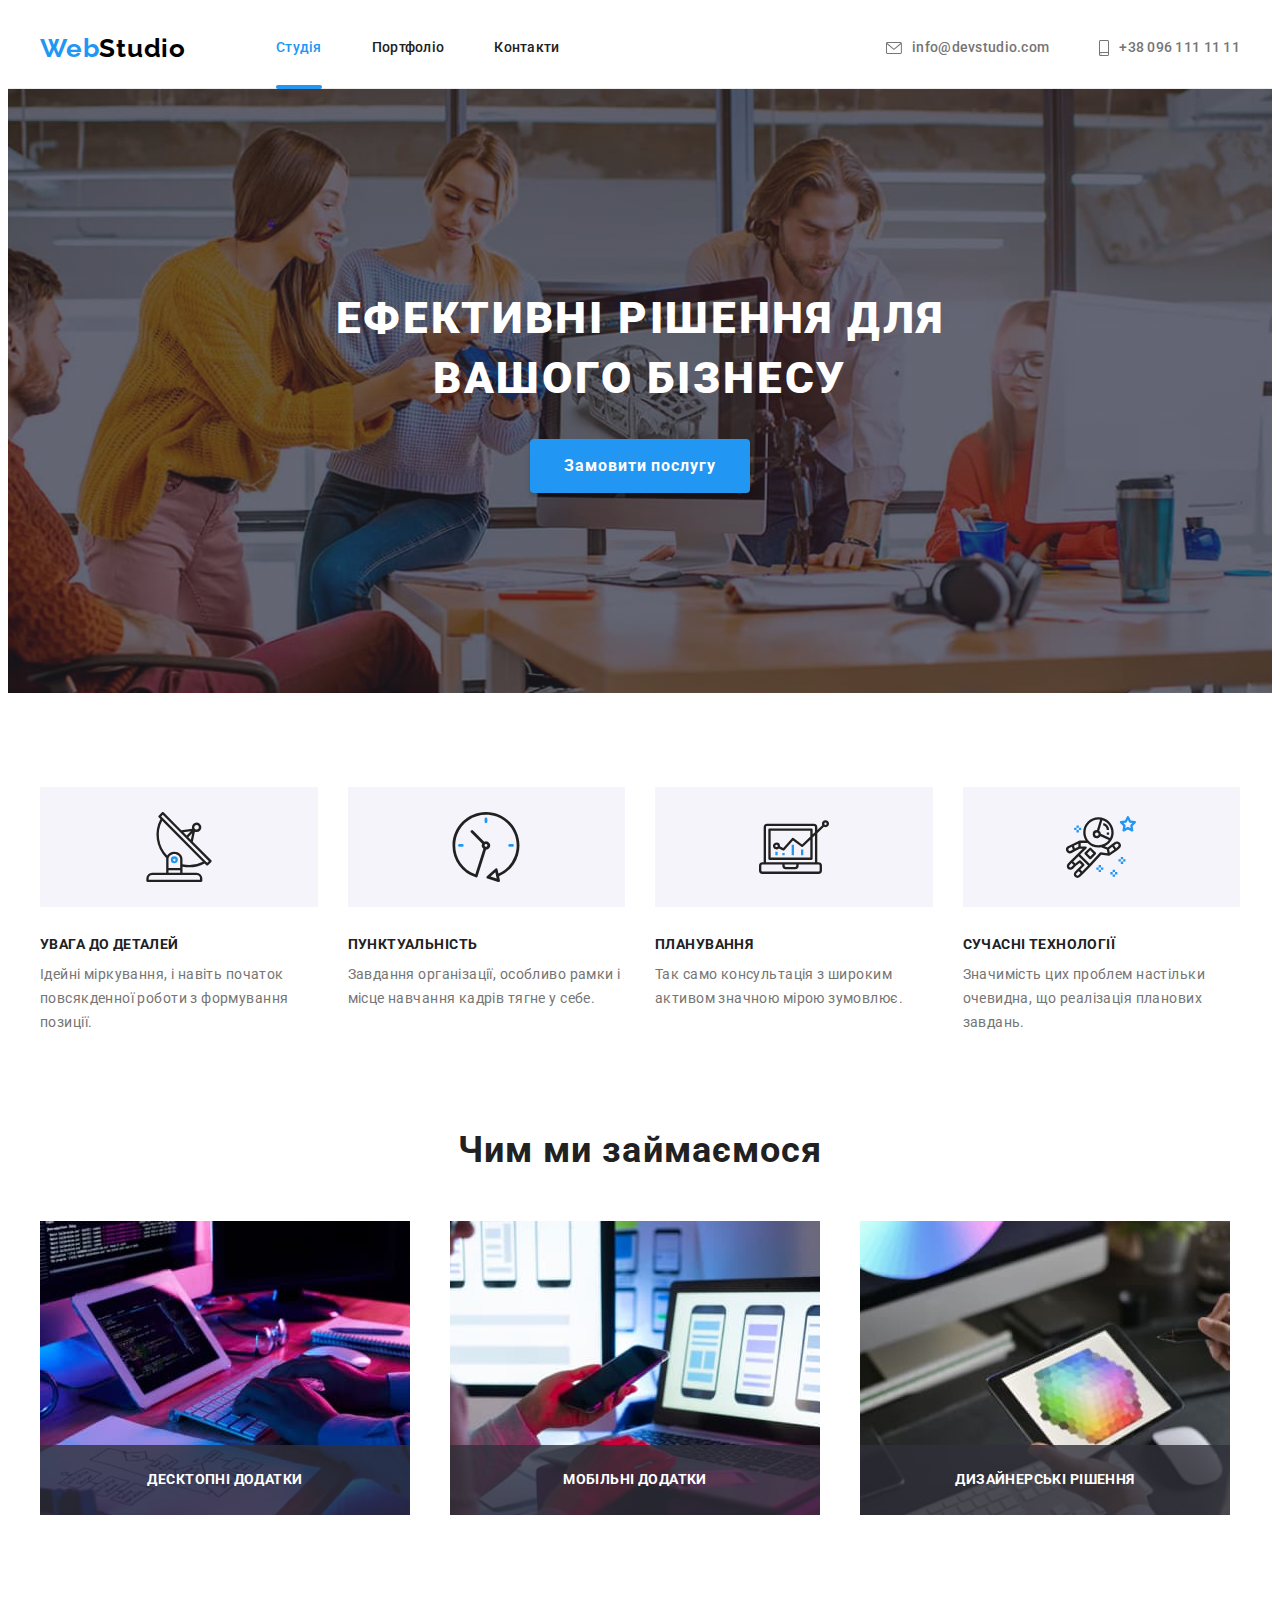
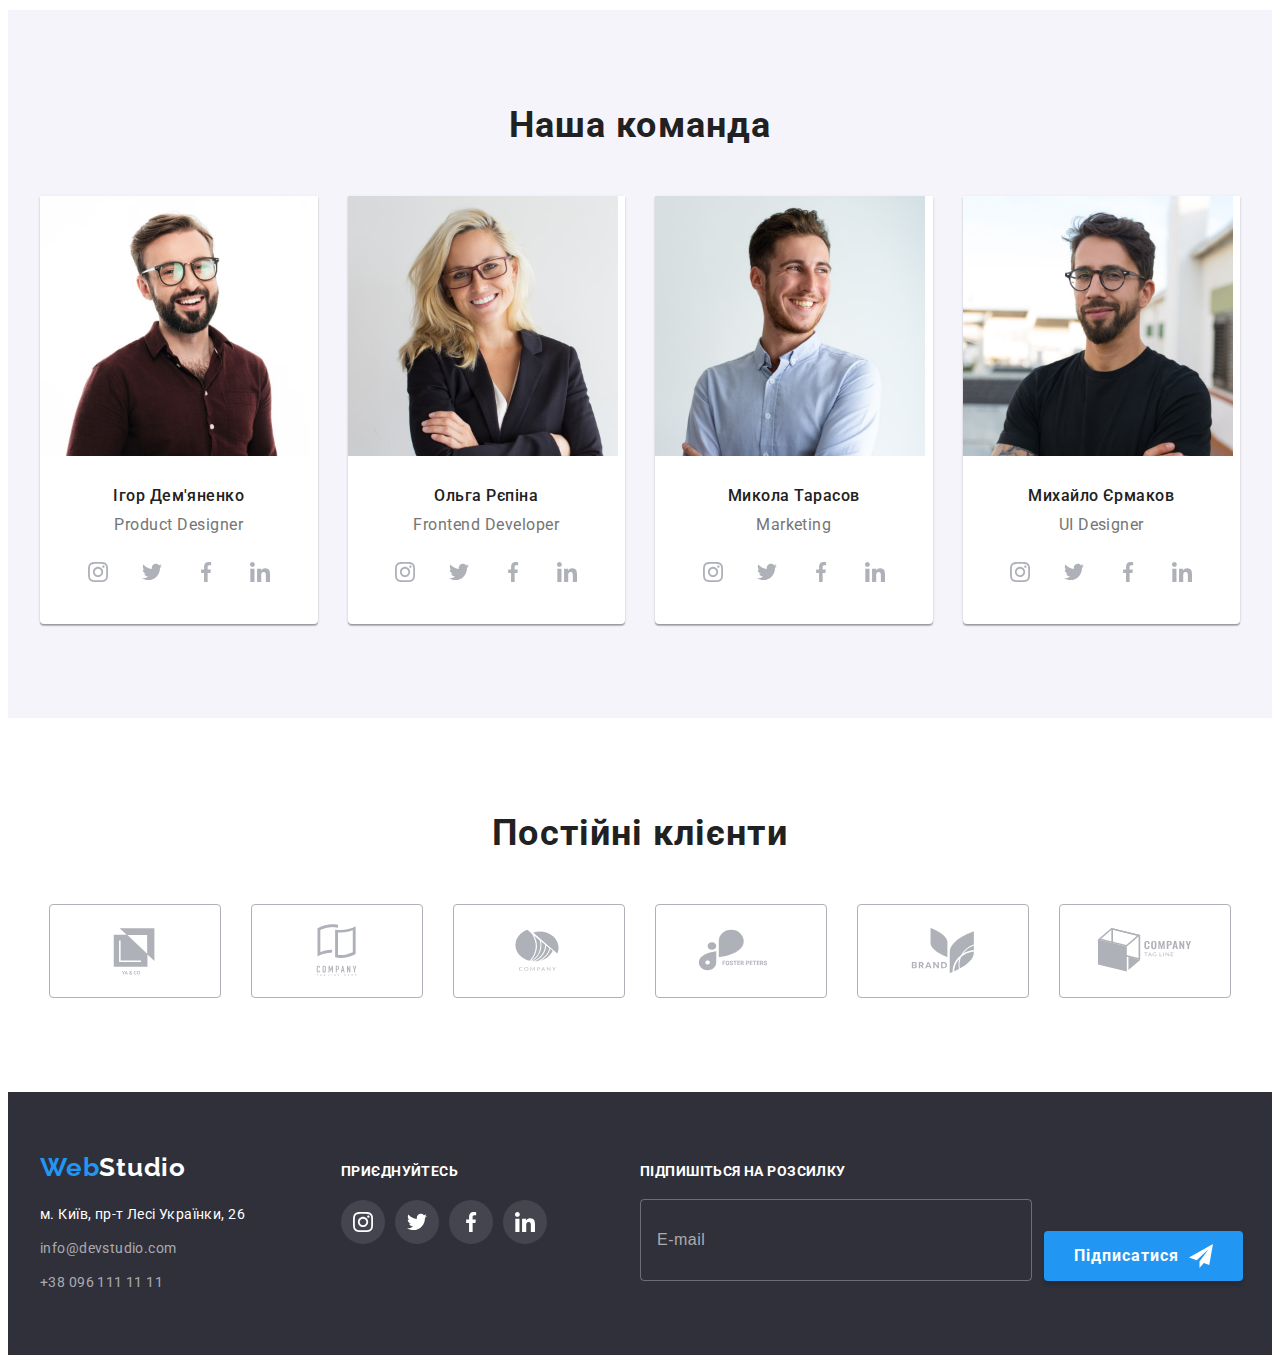
<file: index.html>
<!DOCTYPE html>
<html lang="uk">
  <head>
    <meta charset="UTF-8" />
    <meta http-equiv="X-UA-Compatible" content="IE=edge" />
    <meta name="viewport" content="width=device-width, initial-scale=1.0" />
    <title>WebStudio</title>
    <link rel="preconnect" href="https://fonts.googleapis.com" />
    <link rel="preconnect" href="https://fonts.gstatic.com" crossorigin />
    <link
      href="https://fonts.googleapis.com/css2?family=Raleway:wght@700&family=Roboto:wght@400;500;700;900&display=swap"
      rel="stylesheet"
    />
    <link
      rel="stylesheet"
      href="https://cdnjs.cloudflare.com/ajax/libs/modern-normalize/1.1.0/modern-normalize.min.css"
      integrity="sha512-wpPYUAdjBVSE4KJnH1VR1HeZfpl1ub8YT/NKx4PuQ5NmX2tKuGu6U/JRp5y+Y8XG2tV+wKQpNHVUX03MfMFn9Q=="
      crossorigin="anonymous"
      referrerpolicy="no-referrer"
    />
    <link rel="stylesheet" href="./css/styles.css" />
  </head>
  <body>
    <header class="header-page">
      <!-- Навигация -->
      <div class="container-header container">
        <nav class="container-nav">
          <a href="#" class="logo"><span class="logo-web">Web</span>Studio</a>
          <ul class="header-list list">
            <li class="header-item">
              <a class="header-link current" href="#">Студія</a>
            </li>
            <li class="header-item">
              <a class="header-link" href="./portfolio.html">Портфоліо</a>
            </li>
            <li class="header-item">
              <a class="header-link" href="#">Контакти</a>
            </li>
          </ul>
        </nav>
        <ul class="container-list list">
          <li class="contact-item">
            <a class="contact-link" href="mailto:info@devstudio.com"><svg class="icon-contact" width="16" height="12">
                <use href="./images/symbol-defs.svg#icon-envelope"></use>
              </svg>info@devstudio.com</a>
          </li>
          <li class="contact-item">
            <a class="contact-link" href="tel:+380961111111"
              ><svg class="icon-contact" width="10" height="16">
                <use href="./images/symbol-defs.svg#icon-smartphone-1"></use>
              </svg>+38 096 111 11 11</a
            >
          </li>
        </ul>
      </div>
    </header>
    <main>
      <!-- Герой -->
      <section class="section-hero">
        <div class="container">
          <h1 class="hero-title">Ефективні рішення для вашого бізнесу</h1>
          <button class="hero-button" type="button" data-modal-open>Замовити послугу</button>
        </div>
      </section>
      <!-- "Особливості" -->
      <section class="section">
        <div class="container">
          <h2 class="visually-hidden">Особливості</h2>
          <ul class="container-peculiarities list">
            <li class="peculiarities-item icon-antena">
              <h3 class="peculiarities-title">УВАГА ДО ДЕТАЛЕЙ</h3>
              <p class="peculiarities-text">
                Ідейні міркування, і навіть початок повсякденної роботи з
                формування позиції.
              </p>
            </li>
            <li class="peculiarities-item icon-clock">
              <h3 class="peculiarities-title">ПУНКТУАЛЬНІСТЬ</h3>
              <p class="peculiarities-text">
                Завдання організації, особливо рамки і місце навчання кадрів
                тягне у себе.
              </p>
            </li>
            <li class="peculiarities-item icon-diagram">
              <h3 class="peculiarities-title">ПЛАНУВАННЯ</h3>
              <p class="peculiarities-text">
                Так само консультація з широким активом значною мірою зумовлює.
              </p>
            </li>
            <li class="peculiarities-item icon-astronaut">
              <h3 class="peculiarities-title">СУЧАСНІ ТЕХНОЛОГІЇ</h3>
              <p class="peculiarities-text">
                Значимість цих проблем настільки очевидна, що реалізація
                планових завдань.
              </p>
            </li>
          </ul>
        </div>
      </section>
      <!-- Чим ми займаємося -->
      <section class="section-occupation">
        <div class="container">
          <h2 class="title-section">Чим ми займаємося</h2>
          <ul class="container-occupation list">
            <li class="occupation-item">
              <div class="occupation-wrapper">
                <img src="./images/men_typing_a_code.jpg"
                alt="men_typing_a_code"
                width="370"
              />
              <div class="occupation-wrapper-text"><p class="occupation-text">Десктопні додатки</p></div>
              </div>
            </li>
            <li class="occupation-item">
              <div class="occupation-wrapper">
                <img src="./images/phone_and_laptop.jpg"
                alt="phone_and_laptop"
                width="370"
              />
              <div class="occupation-wrapper-text"><p class="occupation-text">Мобільні додатки</p></div>
              </div>
            </li>
            <li class="occupation-item">
              <div class="occupation-wrapper">
                <img src="./images/tablet.jpg" alt="tablet" width="370" />
              <div class="occupation-wrapper-text"><p class="occupation-text">Дизайнерські рішення</p></div>
              </div>
            </li>
          </ul>
        </div>
      </section>
      <!-- Наша команда -->
      <section class="section team-section">
        <div class="container">
          <h2 class="title-section">Наша команда</h2>
          <ul class="team-list list">
            <li class="team-item">
              <img
                src="./images/ihor_demyanenko.jpg"
                alt="ihor_demyanenko"
                width="270"
              />
              <div class="box-content">
                <h3 class="team-title">Ігор Дем'яненко</h3>
                <p class="team-text">Product Designer</p>
                <ul class="icon-team-list list">
                    <li class="icon-team-item"><a href="" class="icon-team-link"><svg class="icon-team" width="20" height="20">
                <use href="./images/symbol-defs.svg#icon-instagram"></use>
              </svg></a></li>
                    <li class="icon-team-item"><a href="" class="icon-team-link"><svg class="icon-team" width="20" height="20">
                <use href="./images/symbol-defs.svg#icon-twitter"></use>
              </svg></a></li>
                    <li class="icon-team-item"><a href="" class="icon-team-link"><svg class="icon-team" width="20" height="20">
                <use href="./images/symbol-defs.svg#icon-facebook"></use>
              </svg></a></li>
                    <li class="icon-team-item"><a href="" class="icon-team-link"><svg class="icon-team" width="20" height="20">
                <use href="./images/symbol-defs.svg#icon-linkedin"></use>
              </svg></a></li>
                </ul>
              </div>
            </li>
            <li class="team-item">
              <img
                src="./images/olga_repina.jpg"
                alt="olga_repina"
                width="270"
              />
              <div class="box-content">
                <h3 class="team-title">Ольга Рєпіна</h3>
                <p class="team-text">Frontend Developer</p>
                <ul class="icon-team-list list">
                  <li class="icon-team-item"><a href="" class="icon-team-link"><svg class="icon-team" width="20" height="20">
                <use href="./images/symbol-defs.svg#icon-instagram"></use>
              </svg></a></li>
                  <li class="icon-team-item"><a href="" class="icon-team-link"><svg class="icon-team" width="20" height="20">
                <use href="./images/symbol-defs.svg#icon-twitter"></use>
              </svg></a></li>
                  <li class="icon-team-item"><a href="" class="icon-team-link"><svg class="icon-team" width="20" height="20">
                <use href="./images/symbol-defs.svg#icon-facebook"></use>
              </svg></a></li>
                  <li class="icon-team-item"><a href="" class="icon-team-link"><svg class="icon-team" width="20" height="20">
                <use href="./images/symbol-defs.svg#icon-linkedin"></use>
              </svg></a></li>
                </ul>
              </li>
            <li class="team-item">
              <img
                src="./images/mykola_tarasov.jpg"
                alt="mykola_tarasov"
                width="270" />
              <div class="box-content">
                <h3 class="team-title">Микола Тарасов</h3>
                <p class="team-text">Marketing</p>
                <ul class="icon-team-list list">
                    <li class="icon-team-item"><a href="" class="icon-team-link"><svg class="icon-team" width="20" height="20">
                <use href="./images/symbol-defs.svg#icon-instagram"></use>
              </svg></a></li>
                    <li class="icon-team-item"><a href="" class="icon-team-link"><svg class="icon-team" width="20" height="20">
                <use href="./images/symbol-defs.svg#icon-twitter"></use>
              </svg></a></li>
                    <li class="icon-team-item"><a href="" class="icon-team-link"><svg class="icon-team" width="20" height="20">
                <use href="./images/symbol-defs.svg#icon-facebook"></use>
              </svg></a></li>
                    <li class="icon-team-item"><a href="" class="icon-team-link"><svg class="icon-team" width="20" height="20">
                <use href="./images/symbol-defs.svg#icon-linkedin"></use>
              </svg></a></li>
                </ul>
              </div>
            </li>
            <li class="team-item">
              <img
                src="./images/mykhailo_ermakov.jpg"
                alt="mykhailo_ermakov"
                width="270"
              />
              <div class="box-content">
                <h3 class="team-title">Михайло Єрмаков</h3>
                <p class="team-text">UI Designer</p>
                <ul class="icon-team-list list">
                    <li class="icon-team-item"><a href="" class="icon-team-link"><svg class="icon-team" width="20" height="20">
                <use href="./images/symbol-defs.svg#icon-instagram"></use>
              </svg></a></li>
                    <li class="icon-team-item"><a href="" class="icon-team-link"><svg class="icon-team" width="20" height="20">
                <use href="./images/symbol-defs.svg#icon-twitter"></use>
              </svg></a></li>
                    <li class="icon-team-item"><a href="" class="icon-team-link"><svg class="icon-team" width="20" height="20">
                <use href="./images/symbol-defs.svg#icon-facebook"></use>
              </svg></a></li>
                    <li class="icon-team-item"><a href="" class="icon-team-link"><svg class="icon-team" width="20" height="20">
                <use href="./images/symbol-defs.svg#icon-linkedin"></use>
              </svg></a></li>
                </ul>
              </div>
            </li>
          </ul>
        </div>
      </section>
      <!-- Постійні клієнти -->
      <section class="section">
        <div class="container">
        <h2 class="title-section">Постійні клієнти</h2>
        <ul class="clients-list list">
          <li class="clients-item"><a class="icon-clients-link" href=""><svg class="icon-clients" width="106" height="60">
                <use href="./images/symbol-defs.svg#icon-yaco"></use>
              </svg></a></li>
          <li class="clients-item"><a class="icon-clients-link" href=""><svg class="icon-clients" width="106" height="60">
                <use href="./images/symbol-defs.svg#icon-tagline-here"></use>
              </svg></a></li>
          <li class="clients-item"><a class="icon-clients-link" href=""><svg class="icon-clients" width="106" height="60">
                <use href="./images/symbol-defs.svg#icon-company"></use>
              </svg></a></li>
          <li class="clients-item"><a class="icon-clients-link" href=""><svg class="icon-clients" width="106" height="60">
                <use href="./images/symbol-defs.svg#icon-foster-peters"></use>
              </svg></a></li>
          <li class="clients-item"><a class="icon-clients-link" href=""><svg class="icon-clients" width="106" height="60">
                <use href="./images/symbol-defs.svg#icon-brand"></use>
              </svg></a></li>
          <li class="clients-item"><a class="icon-clients-link" href=""><svg class="icon-clients" width="106" height="60">
                <use href="./images/symbol-defs.svg#icon-tagline"></use>
              </svg></a></li>
        </ul>
        </div>
      </section>
    </main>
    <!-- футер -->
    <footer class="footer-section">
      <div class="box-footer container">
        <div class="block-adress">
          <a href="#" class="logo-footer"
          ><span class="logo-web">Web</span>Studio</a
          >
          <address>
            <ul class="list">
              <li class="footer-item">
                <a
                  href="https://goo.gl/maps/KEET4ZZUK72f1nrk7"
                  target="_blank"
                  rel="noreferrer noopener"
                  class="footer-address"
                  >м. Київ, пр-т Лесі Українки, 26</a
                >
              </li>
              <li class="footer-item">
                <a href="mailto:info@devstudio.com" class="footer-link"
                  >info@devstudio.com</a
                >
              </li>
              <li>
                <a href="tel:+380961111111" class="footer-link"
                  >+38 096 111 11 11</a
                >
              </li>
            </ul>
          </address>
        </div>
        <div>
          <p class="footer-text">приєднуйтесь</p>
          <ul class="footer-list list">
            <li class="icon-footer-item"><a href="" class="icon-footer-link"><svg class="icon-footer" width="20" height="20">
                <use href="./images/symbol-defs.svg#icon-instagram"></use>
              </svg></a></li>
            <li class="icon-footer-item"><a href="" class="icon-footer-link"><svg class="icon-footer" width="20" height="20">
                <use href="./images/symbol-defs.svg#icon-twitter"></use>
              </svg></a></li>
            <li class="icon-footer-item"><a href="" class="icon-footer-link"><svg class="icon-footer" width="20" height="20">
                <use href="./images/symbol-defs.svg#icon-facebook"></use>
              </svg></a></li>
            <li class="icon-footer-item"><a href="" class="icon-footer-link"><svg class="icon-footer" width="20" height="20">
                <use href="./images/symbol-defs.svg#icon-linkedin"></use>
              </svg></a></li>
          </ul>
        </div>
        <!-- форма футер -->
        <div class="wrapper-form-footer">
          <form class="form-footer">
            <div class="form-field-footer">
              <label class="form-label" for="email">Підпишіться на розсилку</label>
              <input class="form-input" type="mail" name="email" id="email" placeholder="E-mail">
            </div>
            <div>
              <button class="button-form-footer" type="submit">Підписатися<svg class="icon-form-footer" width="24" height="24">
                <use href="./images/symbol-defs.svg#icon-airplane"></use>
              </svg></button>
            </div>
          </form>
        </div>
      </div>
    </footer>
    <!-- модалка -->
    <div class="backdrop is-hidden" data-modal>
      <div class="modal">
        <button class="close" data-modal-close><svg class="icon-close" width="18" height="18"><use href="./images/symbol-defs.svg#icon-close"></use></svg></button>
        <form class="form-modal">
          <p class="form-data">Залиште свої дані, ми вам передзвонимо</p>
          <!-- имя -->
          <div class="form-field">
            <div class="form-label-modal"><label for="name">Ім'я</label></div>
            <div class="form-input-modal">
              <input type="name" name="name" id="name">
              <svg class="icon-svg-modal" width="18" height="18"><use href="./images/symbol-defs.svg#icon-person-black"></use>
              </svg>
            </div>
          </div>
          <!-- телефон -->
          <div class="form-field">
            <div class="form-label-modal"><label for="tel">Телефон</label></div>
            <div class="form-input-modal">
              <input type="tel" name="tel" id="tel">
              <svg class="icon-svg-modal" width="18" height="18"><use href="./images/symbol-defs.svg#icon-phone-black"></use>
              </svg>
            </div>
          </div>
          <!-- почта -->
          <div class="form-field">
            <div class="form-label-modal"><label for="mail">Пошта</label></div>
            <div class="form-input-modal">
              <input type="email" name="email" id="mail">
              <svg class="icon-svg-modal" width="18" height="18"><use href="./images/symbol-defs.svg#icon-email-black"></use>
              </svg>
            </div>
          </div>
          <!-- коментарий -->
          <div class="form-field-textarea">
            <label class="form-label-textarea" for="comment">Коментар</label>
            <textarea name="comment" id="comment" placeholder="Введіть текст"></textarea>
          </div>
          <!-- условия договора -->
          <div class="form-field-contract">
            <label class="check" for="polisy">
              <input class="check-input" type="checkbox" name="polisy" id="polisy">
              <span class="wrapper-checkbox-icon"></span>
              <span class="polisy-text">Погоджуюся з розсилкою та приймаю <a class="link-modal" href="">Умови договору</a></span>
            </label>
          </div>
          <div class="wrapper-button-modal">
            <button class="button-form-modal" type="submit">Відправити</button>
          </div>
        </form>
      </div>
    </div>
    <script src="./js/modal.js"></script>
  </body>
</html>
</file>
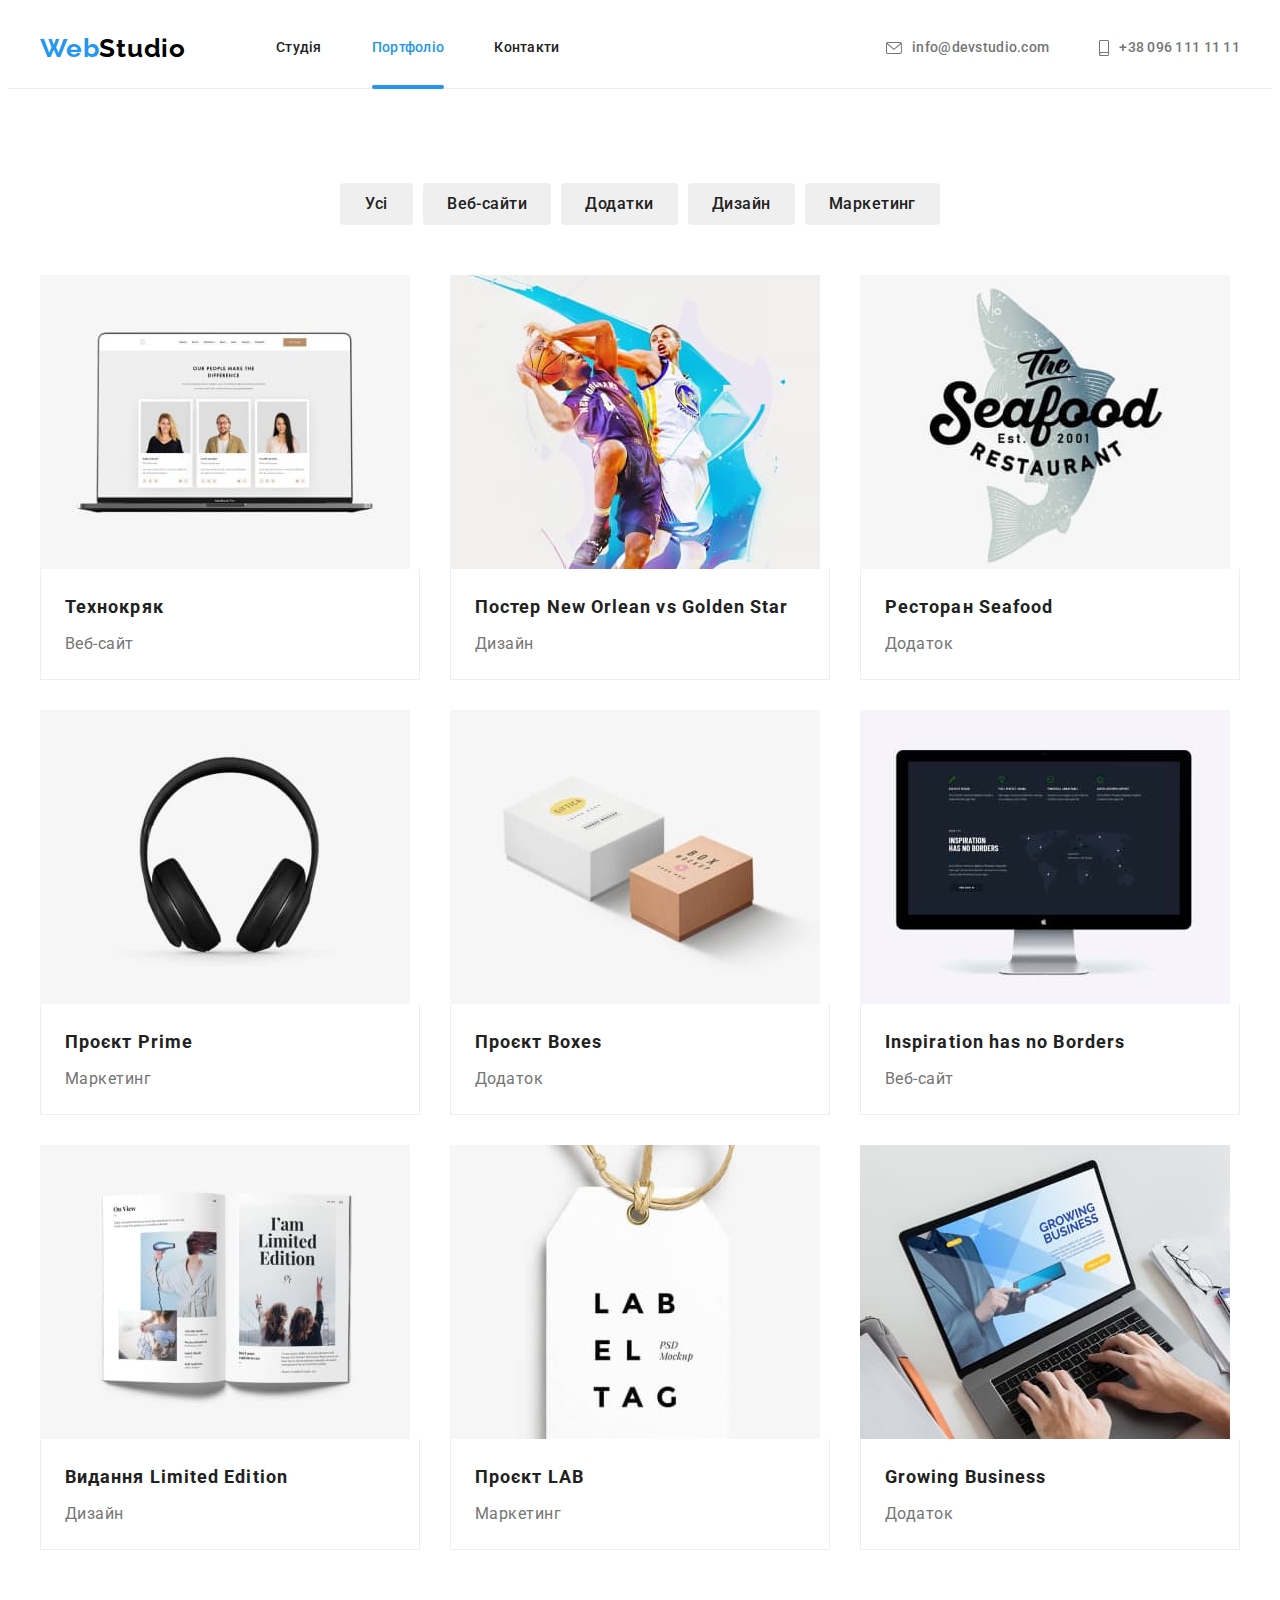
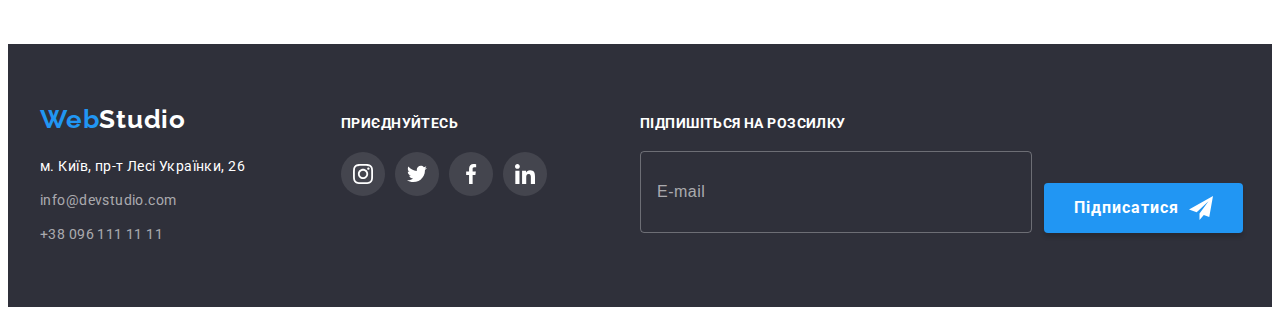
<file: portfolio.html>
<!DOCTYPE html>
<html lang="uk">
  <head>
    <meta charset="UTF-8" />
    <meta http-equiv="X-UA-Compatible" content="IE=edge" />
    <meta name="viewport" content="width=device-width, initial-scale=1.0" />
    <title>WebStudio</title>
    <link rel="preconnect" href="https://fonts.googleapis.com" />
    <link rel="preconnect" href="https://fonts.gstatic.com" crossorigin />
    <link
      href="https://fonts.googleapis.com/css2?family=Raleway:wght@700&family=Roboto:wght@400;500;700;900&display=swap"
      rel="stylesheet"
    />
    <link
      rel="stylesheet"
      href="https://cdnjs.cloudflare.com/ajax/libs/modern-normalize/1.1.0/modern-normalize.min.css"
      integrity="sha512-wpPYUAdjBVSE4KJnH1VR1HeZfpl1ub8YT/NKx4PuQ5NmX2tKuGu6U/JRp5y+Y8XG2tV+wKQpNHVUX03MfMFn9Q=="
      crossorigin="anonymous"
      referrerpolicy="no-referrer"
    />
    <link rel="stylesheet" href="./css/styles.css" />
  </head>
  <body>
    <!-- хедер -->
    <header class="header-page">
      <!-- Навигация -->
      <div class="container-header container">
        <nav class="container-nav">
          <a href="#" class="logo"><span class="logo-web">Web</span>Studio</a>
          <ul class="header-list list">
            <li class="header-item">
              <a class="header-link" href="./index.html">Студія</a>
            </li>
            <li class="header-item">
              <a class="header-link current" href="#">Портфоліо</a>
            </li>
            <li class="header-item">
              <a class="header-link" href="#">Контакти</a>
            </li>
          </ul>
        </nav>
        <ul class="container-list list">
          <li class="contact-item">
            <a class="contact-link" href="mailto:info@devstudio.com"
              ><svg class="icon-contact" width="16" height="12">
                <use href="./images/symbol-defs.svg#icon-envelope"></use>
              </svg>
              info@devstudio.com</a
            >
          </li>
          <li class="contact-item">
            <a class="contact-link" href="tel:+380961111111"
              ><svg class="icon-contact" width="10" height="16">
                <use href="./images/symbol-defs.svg#icon-smartphone-1"></use>
              </svg>
              +38 096 111 11 11</a
            >
          </li>
        </ul>
      </div>
    </header>
    <main>
      <!-- портфолио -->
      <section class="portfolio-section">
        <!-- фильтры -->
        <div class="container">
          <h1 class="visually-hidden">Портфоліо</h1>
          <ul class="filter-list list">
            <li class="filter-item">
              <button class="button" type="button">Усі</button>
            </li>
            <li class="filter-item">
              <button class="button" type="button">Веб-сайти</button>
            </li>
            <li class="filter-item">
              <button class="button" type="button">Додатки</button>
            </li>
            <li class="filter-item">
              <button class="button" type="button">Дизайн</button>
            </li>
            <li class="filter-item">
              <button class="button" type="button">Маркетинг</button>
            </li>
          </ul>
          <!-- карточки -->
          <ul class="portfolio-list list">
            <li class="portfolio-item">
              <a href="#" class="portfolio-link">
                <div class="portfolio-wrapper">
                  <img
                    src="./images/laptop_screen_with_team.jpg"
                    alt="laptop_screen_with_team"
                    width="370"
                  />
                  <p class="text-animation">
                    Ресурс пропонує комплексні пропозиції з різним рівнем
                    функціоналу та сервісів. Все це дозволить відвідувачу
                    отримати вичерпні відомості про компанію чи приватну особу.
                  </p>
                </div>
                <div class="content-portfolio">
                  <h2 class="portfolio-title">Технокряк</h2>
                  <p class="portfolio-text">Веб-сайт</p>
                </div>
              </a>
            </li>
            <li class="portfolio-item">
              <a href="#" class="portfolio-link">
                <div class="portfolio-wrapper">
                  <img
                    src="./images/two_basketball_players.jpg"
                    alt="two_basketball_players"
                    width="370"
                  />
                  <p class="text-animation">
                    Ресурс пропонує комплексні пропозиції з різним рівнем
                    функціоналу та сервісів. Все це дозволить відвідувачу
                    отримати вичерпні відомості про компанію чи приватну особу.
                  </p>
                </div>
                <div class="content-portfolio">
                  <h2 class="portfolio-title">
                    Постер New Orlean vs Golden Star
                  </h2>
                  <p class="portfolio-text">Дизайн</p>
                </div>
              </a>
            </li>
            <li class="portfolio-item">
              <a href="#" class="portfolio-link">
                <div class="portfolio-wrapper">
                  <img
                    src="./images/fish_logo.jpg"
                    alt="fish_logo"
                    width="370"
                  />
                  <p class="text-animation">
                    Ресурс пропонує комплексні пропозиції з різним рівнем
                    функціоналу та сервісів. Все це дозволить відвідувачу
                    отримати вичерпні відомості про компанію чи приватну особу.
                  </p>
                </div>
                <div class="content-portfolio">
                  <h2 class="portfolio-title">Ресторан Seafood</h2>
                  <p class="portfolio-text">Додаток</p>
                </div>
              </a>
            </li>
            <li class="portfolio-item">
              <a href="#" class="portfolio-link">
                <div class="portfolio-wrapper">
                  <img
                    src="./images/headphones.jpg"
                    alt="headphones"
                    width="370"
                  />
                  <p class="text-animation">
                    Ресурс пропонує комплексні пропозиції з різним рівнем
                    функціоналу та сервісів. Все це дозволить відвідувачу
                    отримати вичерпні відомості про компанію чи приватну особу.
                  </p>
                </div>
                <div class="content-portfolio">
                  <h2 class="portfolio-title">Проєкт Prime</h2>
                  <p class="portfolio-text">Маркетинг</p>
                </div>
              </a>
            </li>
            <li class="portfolio-item">
              <a href="#" class="portfolio-link">
                <div class="portfolio-wrapper">
                  <img
                    src="./images/two_boxes.jpg"
                    alt="two_boxes"
                    width="370"
                  />
                  <p class="text-animation">
                    Ресурс пропонує комплексні пропозиції з різним рівнем
                    функціоналу та сервісів. Все це дозволить відвідувачу
                    отримати вичерпні відомості про компанію чи приватну особу.
                  </p>
                </div>
                <div class="content-portfolio">
                  <h2 class="portfolio-title">Проєкт Boxes</h2>
                  <p class="portfolio-text">Додаток</p>
                </div>
              </a>
            </li>
            <li class="portfolio-item">
              <a href="#" class="portfolio-link">
                <div class="portfolio-wrapper">
                  <img
                    src="./images/computer_screen.jpg"
                    alt="computer_screen"
                    width="370"
                  />
                  <p class="text-animation">
                    Ресурс пропонує комплексні пропозиції з різним рівнем
                    функціоналу та сервісів. Все це дозволить відвідувачу
                    отримати вичерпні відомості про компанію чи приватну особу.
                  </p>
                </div>
                <div class="content-portfolio">
                  <h2 class="portfolio-title">Inspiration has no Borders</h2>
                  <p class="portfolio-text">Веб-сайт</p>
                </div>
              </a>
            </li>
            <li class="portfolio-item">
              <a href="#" class="portfolio-link">
                <div class="portfolio-wrapper">
                  <img src="./images/journal.jpg" alt="journal" width="370" />
                  <p class="text-animation">
                    Ресурс пропонує комплексні пропозиції з різним рівнем
                    функціоналу та сервісів. Все це дозволить відвідувачу
                    отримати вичерпні відомості про компанію чи приватну особу.
                  </p>
                </div>
                <div class="content-portfolio">
                  <h2 class="portfolio-title">Видання Limited Edition</h2>
                  <p class="portfolio-text">Дизайн</p>
                </div>
              </a>
            </li>
            <li class="portfolio-item">
              <a href="#" class="portfolio-link">
                <div class="portfolio-wrapper">
                  <img src="./images/label.jpg" alt="label" width="370" />
                  <p class="text-animation">
                    Ресурс пропонує комплексні пропозиції з різним рівнем
                    функціоналу та сервісів. Все це дозволить відвідувачу
                    отримати вичерпні відомості про компанію чи приватну особу.
                  </p>
                </div>
                <div class="content-portfolio">
                  <h2 class="portfolio-title">Проєкт LAB</h2>
                  <p class="portfolio-text">Маркетинг</p>
                </div>
              </a>
            </li>
            <li class="portfolio-item">
              <a href="#" class="portfolio-link">
                <div class="portfolio-wrapper">
                  <img src="./images/notebook.jpg" alt="notebook" />
                  <p class="text-animation">
                    Ресурс пропонує комплексні пропозиції з різним рівнем
                    функціоналу та сервісів. Все це дозволить відвідувачу
                    отримати вичерпні відомості про компанію чи приватну особу.
                  </p>
                </div>
                <div class="content-portfolio">
                  <h2 class="portfolio-title">Growing Business</h2>
                  <p class="portfolio-text">Додаток</p>
                </div>
              </a>
            </li>
          </ul>
        </div>
      </section>
    </main>
    <!-- футер -->
    <footer class="footer-section">
      <div class="box-footer container">
        <div class="block-adress">
          <a href="#" class="logo-footer"
            ><span class="logo-web">Web</span>Studio</a
          >
          <address>
            <ul class="list">
              <li class="footer-item">
                <a
                  href="https://goo.gl/maps/KEET4ZZUK72f1nrk7"
                  target="_blank"
                  rel="noreferrer noopener"
                  class="footer-address"
                  >м. Київ, пр-т Лесі Українки, 26</a
                >
              </li>
              <li class="footer-item">
                <a href="mailto:info@devstudio.com" class="footer-link"
                  >info@devstudio.com</a
                >
              </li>
              <li>
                <a href="tel:+380961111111" class="footer-link"
                  >+38 096 111 11 11</a
                >
              </li>
            </ul>
          </address>
        </div>
        <div>
          <p class="footer-text">приєднуйтесь</p>
          <ul class="footer-list list">
            <li class="icon-footer-item">
              <a href="" class="icon-footer-link"
                ><svg class="icon-footer" width="20" height="20">
                  <use href="./images/symbol-defs.svg#icon-instagram"></use>
                </svg>
              </a>
            </li>
            <li class="icon-footer-item">
              <a href="" class="icon-footer-link"
                ><svg class="icon-footer" width="20" height="20">
                  <use href="./images/symbol-defs.svg#icon-twitter"></use>
                </svg>
              </a>
            </li>
            <li class="icon-footer-item">
              <a href="" class="icon-footer-link"
                ><svg class="icon-footer" width="20" height="20">
                  <use href="./images/symbol-defs.svg#icon-facebook"></use>
                </svg>
              </a>
            </li>
            <li class="icon-footer-item">
              <a href="" class="icon-footer-link"
                ><svg class="icon-footer" width="20" height="20">
                  <use href="./images/symbol-defs.svg#icon-linkedin"></use>
                </svg>
              </a>
            </li>
          </ul>
        </div>
        <!-- форма футер -->
        <div class="wrapper-form-footer">
          <form class="form-footer">
            <div class="form-field-footer">
              <label class="form-label" for="email"
                >Підпишіться на розсилку</label
              >
              <input
                class="form-input"
                type="mail"
                name="email"
                id="email"
                placeholder="E-mail"
              />
            </div>
            <div>
              <button class="button-form-footer" type="submit">
                Підписатися<svg class="icon-form-footer" width="24" height="24">
                  <use href="./images/symbol-defs.svg#icon-airplane"></use>
                </svg>
              </button>
            </div>
          </form>
        </div>
      </div>
    </footer>
    <script src="./js/modal.js"></script>
  </body>
</html>
</file>
<file: css/styles.css>
:root {
  --primary-text-color: #757575;
  --title-text-color: #212121;
  --accent-color: #2196f3;
  --secondary-white-color: #ffffff;
  --background-color-hero: #c4c4c4;
  --background-color-footer: #2f303a;
  --color-logo: #000000;
  --color-hover-button: #188ce8;
  --background-section-team: #f5f4fa;
  --footer-link: rgba(255, 255, 255, 0.6);
  --border-header: 1px solid #ececec;
  --border-image: 1px solid #eeeeee;
  --icon-color: #afb1b8;
  --icon-footer-color: rgba(255, 255, 255, 0.1);
  --timing-function: cubic-bezier(0.4, 0, 0.2, 1);
}

body {
  font-family: "Roboto", sans-serif;
  background-color: var(--secondary-white-color);
  color: var(--primary-text-color);
}

img {
  display: block;
  max-width: 100%;
}

.container {
  margin-left: auto;
  margin-right: auto;
  width: 1200px;
  padding-left: 15px;
  padding-right: 15px;
}

.list {
  padding: 0;
  margin: 0;
  list-style: none;
}

.visually-hidden {
  position: absolute;
  white-space: nowrap;
  width: 1px;
  height: 1px;
  overflow: hidden;
  border: 0;
  padding: 0;
  clip: rect(0 0 0 0);
  clip-path: inset(50%);
  margin: -1px;
}

/* HEADER */

.header-page {
  border-bottom: var(--border-header);
}

.container-header {
  display: flex;
}

.container-nav {
  display: flex;
  align-items: center;
}

.logo {
  text-decoration: none;
}

.logo {
  font-family: "Raleway", sans-serif;
  font-weight: 700;
  font-size: 26px;
  line-height: 1.19;
  letter-spacing: 0.03em;
  color: var(--color-logo);
}

.logo-web {
  font-family: "Raleway";
  font-weight: 700;
  font-size: 26px;
  line-height: 1.19;
  letter-spacing: 0.03em;
  color: var(--accent-color);
}

.header-list {
  display: flex;
  margin-left: 90px;
}

.header-item + .header-item {
  margin-left: 50px;
}

.header-link {
  position: relative;

  padding-top: 32px;
  padding-bottom: 32px;

  display: block;
  font-weight: 500;
  font-size: 14px;
  line-height: 1.14;
  letter-spacing: 0.02em;
  color: var(--title-text-color);
  text-decoration: none;

  transition: color 250ms var(--timing-function);
}

.header-link.current {
  color: var(--accent-color);
}

.header-link:hover,
.header-link:focus {
  color: var(--accent-color);
}

.header-link.current::after {
  position: absolute;
  content: "";
  left: 0;
  bottom: -1px;
  width: 100%;
  height: 4px;
  background: #2196f3;
  border-radius: 2px;
}

.container-list {
  display: flex;
  align-items: center;
  margin-left: auto;
}

.contact-item + .contact-item {
  margin-left: 50px;
}

.contact-link {
  padding-top: 32px;
  padding-bottom: 32px;
  display: flex;
  align-items: center;

  font-weight: 500;
  font-size: 14px;
  line-height: 1.14;
  letter-spacing: 0.02em;
  text-decoration: none;

  color: var(--primary-text-color);

  transition: color 250ms var(--timing-function);
}

.contact-link:hover,
.contact-link:focus {
  color: var(--accent-color);
}

.contact-link:hover .icon-contact,
.contact-link:focus .icon-contact {
  fill: currentColor;
}

.icon-contact {
  margin-right: 10px;
  fill: var(--primary-text-color);
}

/* ГЕРОЙ */

.section-hero {
  margin: 0 auto;
  padding: 200px 0;
  max-width: 1600px;

  text-align: center;

  background-color: var(--background-color-hero);
  background-image: linear-gradient(
      rgba(47, 48, 58, 0.4),
      rgba(47, 48, 58, 0.4)
    ),
    url(../images/hero.jpg);
  background-repeat: no-repeat;
  background-position: center;
  background-size: cover;
}

.hero-title {
  margin-left: auto;
  margin-right: auto;
  max-width: 696px;
  margin-top: 0;
  margin-bottom: 30px;
  font-weight: 900;
  font-size: 44px;
  line-height: 1.36;
  letter-spacing: 0.06em;
  text-transform: uppercase;
  color: var(--secondary-white-color);
}

.hero-button {
  padding: 10px 32px;
  font-family: inherit;
  font-weight: 700;
  font-size: 16px;
  line-height: 1.88;
  border-color: transparent;
  letter-spacing: 0.06em;
  color: var(--secondary-white-color);
  background-color: var(--accent-color);
  cursor: pointer;

  box-shadow: 0px 4px 4px rgba(0, 0, 0, 0.15);
  border-radius: 4px;

  transition-property: background-color, box-shadow, color;
  transition-duration: 250ms;
  transition-timing-function: var(--timing-function);
}

.hero-button:hover,
.hero-button:focus {
  background-color: var(--color-hover-button);
}

/* СЕКЦИИ */

.section {
  padding: 94px 0;
}

/* ОСОБЛИВОСТІ */
.title-section {
  margin-top: 0;
  margin-bottom: 50px;
  font-weight: 700;
  font-size: 36px;
  line-height: 1.17;
  text-align: center;
  letter-spacing: 0.03em;
  color: var(--title-text-color);
}

.container-peculiarities {
  display: flex;
}

.peculiarities-item {
  width: calc((100% - 90px) / 4);
  margin-right: 30px;
}

.peculiarities-item:last-child {
  margin-right: 0;
}

.peculiarities-item::before {
  content: "";
  height: 120px;
  margin-bottom: 30px;
  background: var(--background-section-team);
  background-repeat: no-repeat;
  background-position: center;

  display: block;
}

/* иконки */

.icon-antena::before {
  background-image: url(../images/antenna.svg);
}

.icon-clock::before {
  background-image: url(../images/clock.svg);
}

.icon-diagram::before {
  background-image: url(../images/diagram.svg);
}

.icon-astronaut::before {
  background-image: url(../images/astronaut.svg);
}

.peculiarities-title {
  margin-top: 0;
  margin-bottom: 10px;
  font-weight: 700;
  font-size: 14px;
  line-height: 1.14;
  letter-spacing: 0.03em;
  text-transform: uppercase;
  color: var(--title-text-color);
}

.peculiarities-text {
  margin-top: 0;
  margin-bottom: 0;
  font-size: 14px;
  line-height: 1.71;
  letter-spacing: 0.03em;
  color: var(--primary-text-color);
}

/* Чим ми займаємося */

.section-occupation {
  padding-bottom: 95px;
}

.container-occupation {
  display: flex;
}

.occupation-item {
  width: calc((100% - 60px) / 3);
  margin-right: 30px;
}

.occupation-item:last-child {
  margin-right: 0;
}

.occupation-wrapper {
  position: relative;
}

.occupation-wrapper-text {
  position: absolute;
  bottom: 0;
  width: 370px;
  height: 70px;
  background: rgba(47, 48, 58, 0.8);
}

.occupation-text {
  margin: 0;
  font-weight: 700;
  font-size: 14px;
  line-height: 1.14;
  text-align: center;
  letter-spacing: 0.03em;
  text-transform: uppercase;

  color: var(--secondary-white-color);
}

.occupation-wrapper-text > .occupation-text {
  position: absolute;
  top: 50%;
  left: 50%;
  transform: translate(-50%, -50%);
}

/* Наша команда */

.team-section {
  background-color: var(--background-section-team);
}

.team-list {
  display: flex;
}

.team-item {
  width: calc((100% - 90px) / 4);
  margin-right: 30px;
  text-align: center;
  background-color: var(--secondary-white-color);
  box-shadow: 0px 1px 3px rgba(0, 0, 0, 0.12), 0px 1px 1px rgba(0, 0, 0, 0.14),
    0px 2px 1px rgba(0, 0, 0, 0.2);
  border-radius: 0px 0px 4px 4px;
}

.team-item:last-child {
  margin-right: 0;
}

.box-content {
  padding-top: 30px;
  padding-bottom: 30px;
}

.team-title {
  margin-top: 0;
  margin-bottom: 10px;
  font-weight: 500;
  font-size: 16px;
  line-height: 1.19;
  letter-spacing: 0.03em;
  color: var(--title-text-color);
}

.team-text {
  margin-top: 0;
  margin-bottom: 16px;
  font-size: 16px;
  line-height: 1.19;
  letter-spacing: 0.03em;
  color: var(--primary-text-color);
}

.icon-team-list {
  justify-content: center;
  display: flex;
  gap: 10px;
}

.icon-team-item {
  height: 44px;
}

.icon-team-link {
  margin: 0;
  width: 44px;
  height: 44px;
  border-radius: 50%;

  display: flex;
  align-items: center;
  justify-content: center;

  transition: background-color 250ms var(--timing-function);
}

.icon-team-link:hover,
.icon-team-link:focus {
  background-color: var(--accent-color);
}

.icon-team-link:hover .icon-team,
.icon-team-link:focus .icon-team {
  fill: var(--secondary-white-color);
}

.icon-team {
  fill: var(--icon-color);

  transition: fill 250ms var(--timing-function);
}

/* Постійні клієнти */

.clients-list {
  display: flex;
  justify-content: center;
  gap: 30px;
}

.icon-clients-link {
  width: 170px;
  height: 92px;
  display: flex;
  justify-content: center;
  align-items: center;
  border: 1px solid var(--icon-color);
  border-radius: 4px;

  transition: border-color 250ms var(--timing-function);
}

.icon-clients-link:hover,
.icon-clients-link:focus {
  border-color: var(--accent-color);
}

.icon-clients {
  fill: var(--icon-color);

  transition: fill 250ms var(--timing-function);
}

.icon-clients-link:hover .icon-clients,
.icon-clients-link:focus .icon-clients {
  fill: var(--accent-color);
}

/* ФУТЕР */

.footer-section {
  padding: 60px 0;
  background: var(--background-color-footer);
}

.box-footer {
  display: flex;
  align-items: baseline;
}

.logo-footer {
  display: inline-block;
  margin-bottom: 20px;
  font-family: "Raleway", sans-serif;
  font-weight: 700;
  font-size: 26px;
  line-height: 1.19;
  letter-spacing: 0.03em;
  color: var(--secondary-white-color);
  text-decoration: none;
}

.footer-item {
  margin-bottom: 10px;
}

.footer-address {
  display: inline-block;
  font-style: normal;
  font-weight: 400;
  font-size: 14px;
  line-height: 1.71;
  letter-spacing: 0.03em;
  color: var(--secondary-white-color);
  text-decoration: none;

  transition: color 250ms var(--timing-function);
}

.footer-address:hover,
.footer-address:focus {
  color: var(--accent-color);
}

.footer-link {
  display: inline-block;
  font-style: normal;
  font-size: 14px;
  line-height: 1.71;
  letter-spacing: 0.03em;
  color: var(--footer-link);
  text-decoration: none;

  transition: color 250ms var(--timing-function);
}

.footer-link:hover,
.footer-link:focus {
  color: var(--accent-color);
}

.block-adress {
  margin-right: 70px;
  min-width: 231px;
}

.footer-text {
  margin-top: 0;
  margin-bottom: 20px;
  font-weight: 700;
  font-size: 14px;
  line-height: 1.14;
  letter-spacing: 0.03em;
  text-transform: uppercase;
  color: var(--secondary-white-color);
}

.footer-list {
  display: flex;
  gap: 10px;
}

.icon-footer-item {
  height: 44px;
}

.icon-footer-link {
  width: 44px;
  height: 44px;
  border-radius: 50%;

  display: flex;
  align-items: center;
  justify-content: center;

  background-color: var(--icon-footer-color);

  transition: background-color 250ms var(--timing-function);
}

.icon-footer-link:hover,
.icon-footer-link:focus {
  background-color: var(--accent-color);
}

.icon-footer {
  fill: var(--secondary-white-color);
}

/* форма футера */

.wrapper-form-footer {
  margin-left: 93px;
}

.form-footer {
  display: flex;
  flex-direction: row;
  align-items: flex-end;
}

.form-field-footer {
  display: flex;
  flex-direction: column;
}

.form-label {
  margin-bottom: 20px;

  font-weight: 700;
  font-size: 14px;
  line-height: 16px;
  letter-spacing: 0.03em;
  text-transform: uppercase;

  color: #ffffff;
}

.form-input {
  padding: 15px 16px;

  width: 358px;
  height: 50px;
  left: 815px;
  top: 2784px;

  font-weight: 400;
  font-size: 16px;
  line-height: 1.25;
  letter-spacing: 0.03em;

  border: 1px solid rgba(255, 255, 255, 0.3);
  border-radius: 4px;
  background-color: transparent;
  color: rgba(255, 255, 255, 0.6);

  transition-property: outline;
  transition-duration: 250ms;
  transition-timing-function: var(--timing-function);
}

.form-input:hover,
.form-input:focus {
  outline: 1px solid var(--accent-color);
}

.form-field-footer input::placeholder {
  font-weight: 400;
  font-size: 16px;
  line-height: 1.25;
  letter-spacing: 0.03em;

  color: rgba(255, 255, 255, 0.6);
}

.button-form-footer {
  padding: 10px 28px;
  margin-left: 12px;
  height: 50px;

  font-family: inherit;
  font-weight: 700;
  font-size: 16px;
  line-height: 1.87;

  display: flex;
  align-items: center;
  letter-spacing: 0.06em;

  color: #ffffff;
  background: #2196f3;
  border-color: transparent;
  box-shadow: 0px 4px 4px rgba(0, 0, 0, 0.15);
  border-radius: 4px;
  cursor: pointer;

  transition-property: background-color, box-shadow, color;
  transition-duration: 250ms;
  transition-timing-function: var(--timing-function);
}

.button-form-footer:hover,
.button-form-footer:focus {
  background-color: var(--color-hover-button);
}

.icon-form-footer {
  margin-left: 10px;
}

/* МОДАЛКА */

.backdrop {
  position: fixed;
  top: 0;
  left: 0;
  width: 100%;
  height: 100%;
  background: rgba(0, 0, 0, 0.2);

  opacity: 1;
  transition: opacity 250ms var(--timing-function);
}

.backdrop.is-hidden {
  opacity: 0;
  pointer-events: none;
}

.modal {
  padding: 40px;
  position: absolute;
  top: 50%;
  left: 50%;
  transform: translate(-50%, -50%);

  width: 528px;
  height: 581px;

  background: var(--secondary-white-color);
  box-shadow: 0px 1px 3px rgba(0, 0, 0, 0.12), 0px 1px 1px rgba(0, 0, 0, 0.14),
    0px 2px 1px rgba(0, 0, 0, 0.2);
  border-radius: 4px;
}

.close {
  position: absolute;
  width: 30px;
  height: 30px;
  top: 8px;
  right: 8px;
  border: 1px solid rgba(0, 0, 0, 0.1);
  border-radius: 50%;
  cursor: pointer;
  background-color: var(--secondary-white-color);
}

.icon-close {
  position: absolute;
  top: 50%;
  left: 50%;
  transform: translate(-50%, -50%);
  fill: #000000;

  transition-property: fill;
  transition-duration: 250ms;
  transition-timing-function: var(--timing-function);
}

.icon-close:hover,
.icon-close:focus {
  fill: var(--accent-color);
}

/* форма модального окна */

.form-data {
  margin-top: 0;
  margin-bottom: 12px;

  font-weight: 700;
  font-size: 20px;
  line-height: 1.15;
  text-align: center;
  letter-spacing: 0.03em;

  color: #212121;
}

.form-field {
  margin-bottom: 10px;
  display: flex;
  flex-direction: column;
}

.form-field input {
  padding: 11px 42px;
  border: 1px solid rgba(33, 33, 33, 0.2);
  border-radius: 4px;
  cursor: pointer;

  transition-property: outline;
  transition-duration: 250ms;
  transition-timing-function: var(--timing-function);
}

.form-field input:hover,
.form-field input:focus {
  outline: 1px solid var(--accent-color);
}

.form-label-modal {
  margin-bottom: 4px;

  font-weight: 400;
  font-size: 12px;
  line-height: 1.16;
  letter-spacing: 0.01em;

  color: #757575;
}

.form-input-modal {
  position: relative;
}

.form-input-modal input {
  width: 100%;
}

.icon-svg-modal {
  position: absolute;
  top: 14px;
  left: 15px;
  width: 18px;
  height: 18px;

  transition-property: fill;
  transition-duration: 250ms;
  transition-timing-function: var(--timing-function);
}

.form-field input:hover + .icon-svg-modal,
.form-field input:focus + .icon-svg-modal {
  fill: var(--accent-color);
}

.form-field-textarea {
  margin-bottom: 20px;
  display: flex;
  flex-direction: column;
}

.form-field-textarea textarea:hover,
.form-field-textarea textarea:focus {
  outline: 1px solid var(--accent-color);
}

.form-label-textarea {
  margin-bottom: 4px;
  font-weight: 400;
  font-size: 12px;
  line-height: 1.16;
  letter-spacing: 0.01em;

  color: #757575;
}

.form-field-textarea {
  margin-bottom: 20px;
}

textarea {
  resize: none;
  width: 100%;
  min-height: 120px;
  border: 1px solid rgba(33, 33, 33, 0.2);
  border-radius: 4px;

  transition-property: color, outline;
  transition-duration: 250ms;
  transition-timing-function: var(--timing-function);
}

.form-field-textarea textarea {
  padding: 12px 16px;
}

.form-field-textarea textarea::placeholder {
  font-weight: 400;
  font-size: 12px;
  line-height: 14px;
  letter-spacing: 0.01em;

  color: rgba(117, 117, 117, 0.5);
}

.form-field-contract {
  display: flex;
  justify-content: center;
  margin-bottom: 30px;
}

.check {
  height: 1em;
  display: flex;
  align-items: center;
  justify-content: center;
}

.check-input {
  appearance: none;
}

.check-input:checked + .wrapper-checkbox-icon {
  border: 2px solid #2196f3;
  background-color: var(--accent-color);
  background-image: url(../images/galka.svg);
  background-position: 50% 50%;
  background-repeat: no-repeat;
}

.wrapper-checkbox-icon {
  width: 16px;
  height: 15px;
  background-color: white;
  border: 2px solid black;
  border-radius: 2px;
  display: flex;
  margin-right: 8px;
}

.polisy-text {
  margin: 0;
  font-weight: 400;
  font-size: 14px;
  line-height: 1.7;
  letter-spacing: 0.03em;

  color: #757575;
}
.link-modal {
  color: var(--accent-color);
}

.wrapper-button-modal {
  display: flex;
  justify-content: center;
}

.button-form-modal {
  padding: 10px 52px;
  height: 50px;

  font-family: inherit;
  font-weight: 700;
  font-size: 16px;
  line-height: 1.87;

  display: flex;
  align-items: center;
  text-align: center;
  letter-spacing: 0.06em;

  color: #ffffff;
  background-color: #2196f3;
  border-color: transparent;
  box-shadow: 0px 4px 4px rgba(0, 0, 0, 0.15);
  border-radius: 4px;
  cursor: pointer;

  transition-property: background-color;
  transition-duration: 250ms;
  transition-timing-function: var(--timing-function);
}

.button-form-modal:hover,
.button-form-modal:focus {
  background-color: var(--color-hover-button);
}

/* П О Р Т Ф О Л И О */

.portfolio-section {
  padding-top: 94px;
  padding-bottom: 94px;
}

.filter-list {
  display: flex;
  justify-content: center;
  margin-bottom: 50px;
}

.filter-item + .filter-item {
  margin-left: 10px;
}

.button {
  font-family: inherit;
  font-weight: 500;
  font-size: 16px;
  line-height: 1.62;
  letter-spacing: 0.03em;
  border-color: transparent;
  color: var(--title-text-color);
  cursor: pointer;
  display: block;
  text-align: center;
  min-width: 73px;
  border-radius: 4px;
  padding: 6px 22px;

  transition-property: background-color, box-shadow, color;
  transition-duration: 250ms;
  transition-timing-function: var(--timing-function);
}

.button:hover,
.button:focus {
  color: var(--secondary-white-color);
  background-color: var(--accent-color);
  box-shadow: 0px 3px 1px rgba(0, 0, 0, 0.1), 0px 1px 2px rgba(0, 0, 0, 0.08),
    0px 2px 2px rgba(0, 0, 0, 0.12);
  border-radius: 4px;
}

/* карточки */

.portfolio-list {
  display: flex;
  flex-wrap: wrap;
  gap: 30px;
}

.portfolio-link {
  text-decoration: none;
  display: block;
  transition: box-shadow 250ms var(--timing-function);
}

.portfolio-wrapper {
  position: relative;
  overflow: hidden;
}

.text-animation {
  position: absolute;
  top: 0;
  left: 0;

  margin: 0;
  padding: 63px 24px;
  width: 100%;
  height: 100%;

  font-weight: 400;
  font-size: 18px;
  line-height: 1.6;
  letter-spacing: 0.03em;
  color: var(--secondary-white-color);
  background: rgba(33, 150, 243, 0.9);

  transform: translateY(101%);
  transition: transform 250ms var(--timing-function);
}

.portfolio-link:hover .text-animation,
.portfolio-link:focus .text-animation {
  transform: translateY(0);
}

.content-portfolio {
  padding: 20px 24px;
  border-left: var(--border-image);
  border-right: var(--border-image);
  border-bottom: var(--border-image);
}

.portfolio-link:hover .content-portfolio,
.portfolio-link:focus .content-portfolio {
  border: transparent;
}

.portfolio-item {
  width: calc((100% - 60px) / 3);
}

.portfolio-link:hover,
.portfolio-link:focus {
  box-shadow: 0px 1px 1px rgba(0, 0, 0, 0.12), 0px 4px 4px rgba(0, 0, 0, 0.06),
    1px 4px 6px rgba(0, 0, 0, 0.16);
}

.portfolio-title {
  margin-top: 0;
  margin-bottom: 4px;
  font-weight: 700;
  font-size: 18px;
  line-height: 2;
  letter-spacing: 0.06em;
  color: var(--title-text-color);
}

.portfolio-text {
  margin: 0;
  font-size: 16px;
  line-height: 1.88;
  letter-spacing: 0.03em;
  color: var(--primary-text-color);
}
</file>
